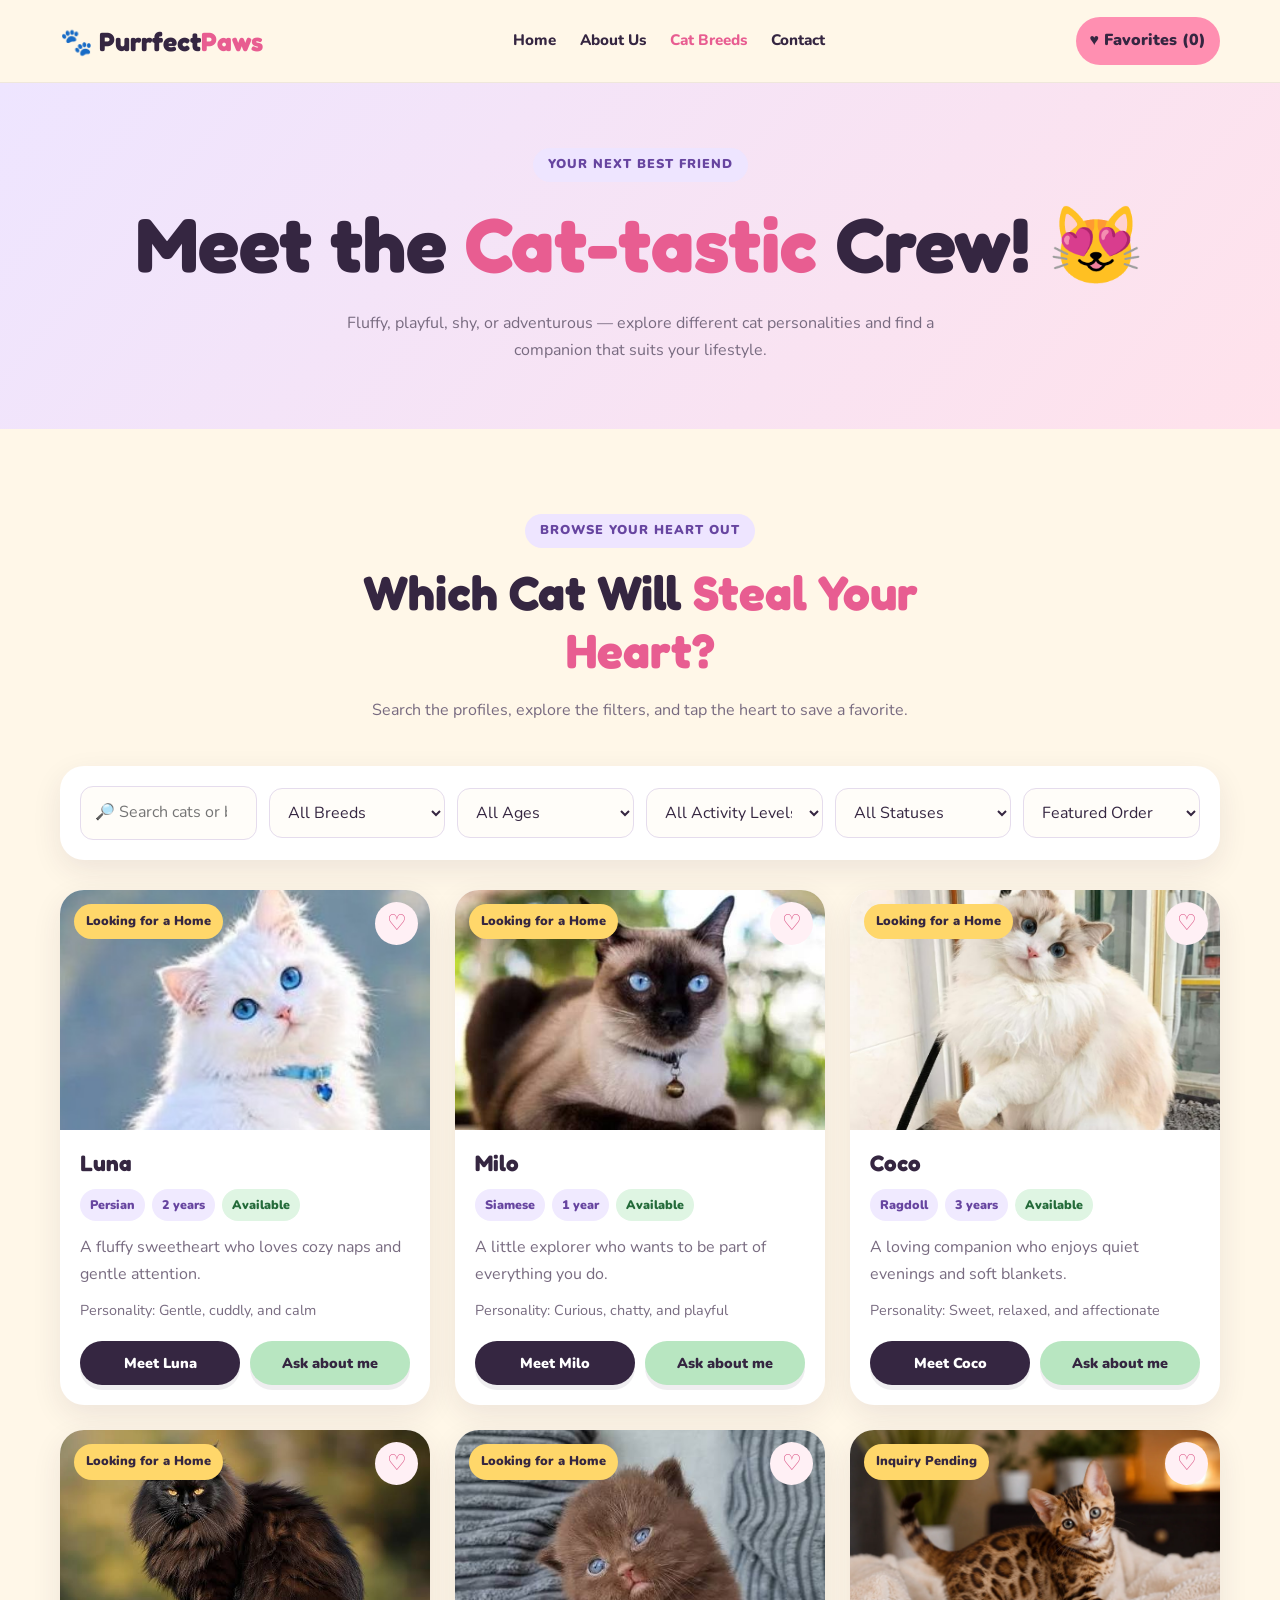
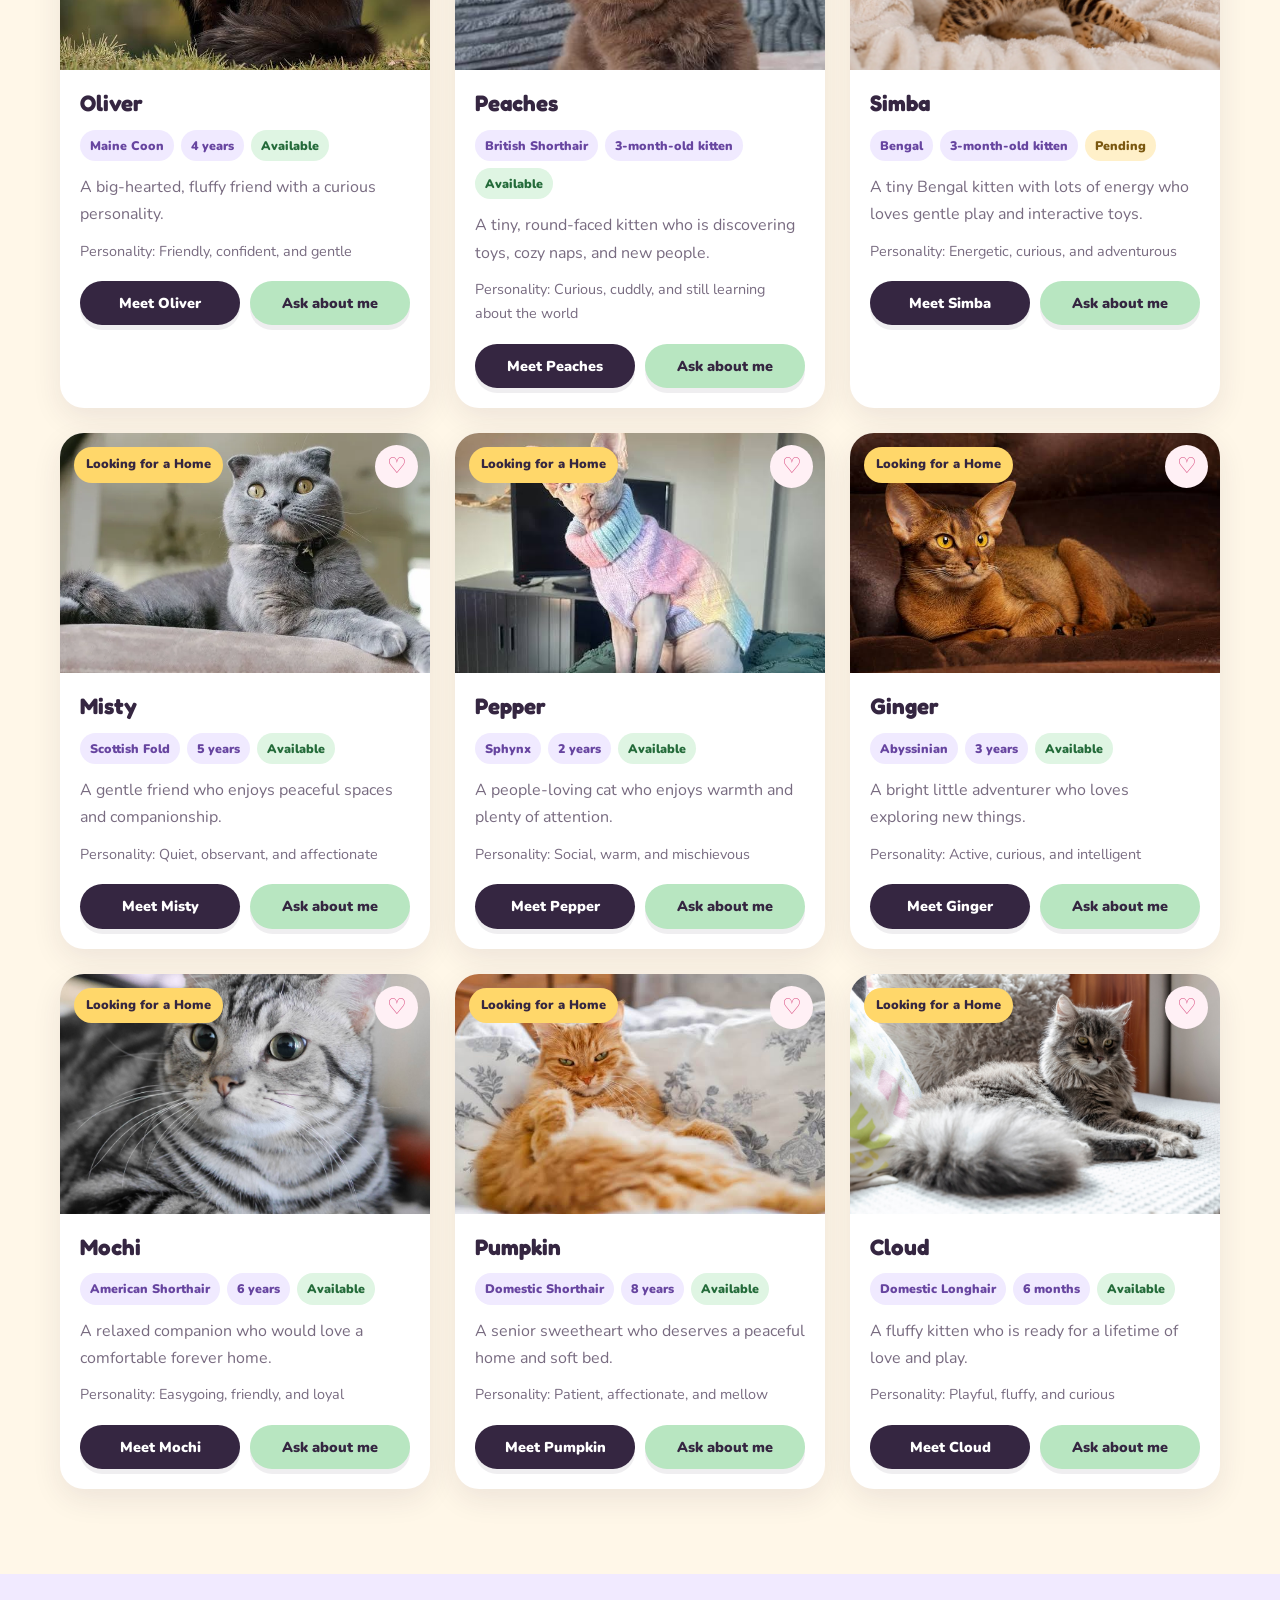
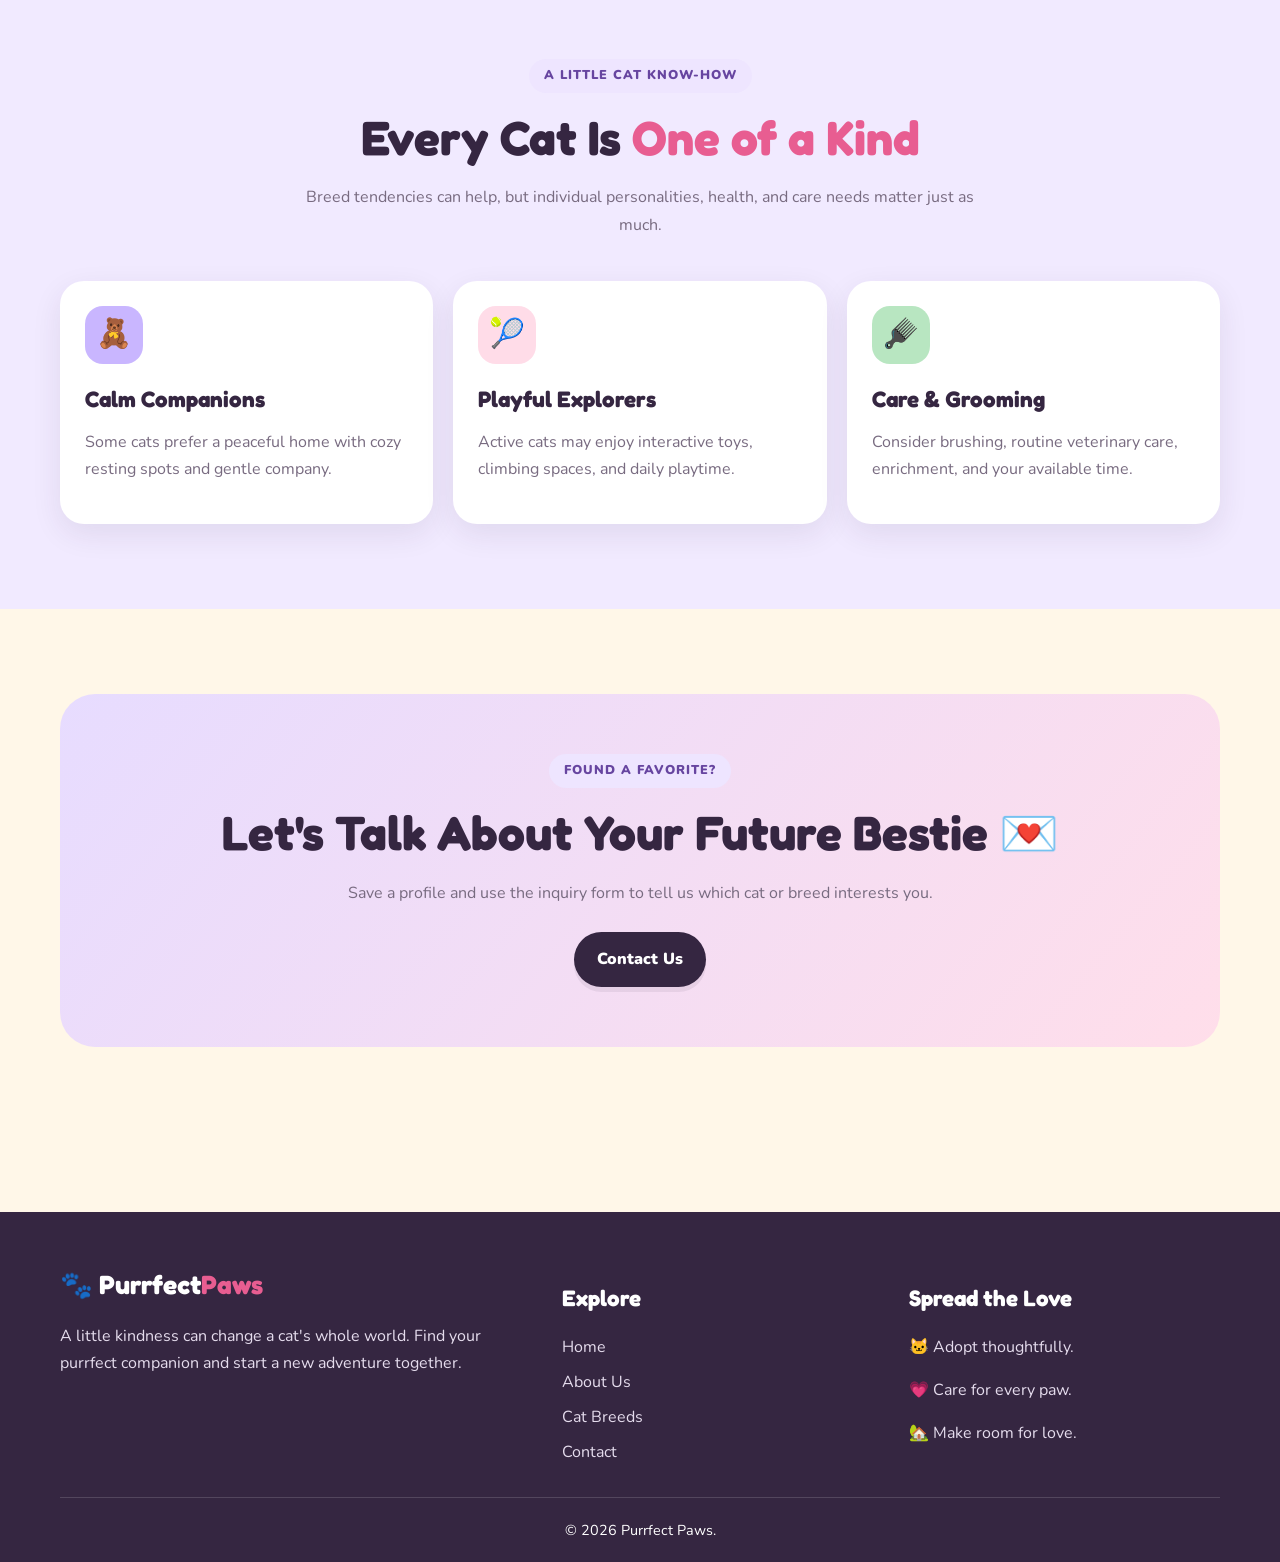
<file: breeds.html>
<!doctype html>
<html lang="en">
  <head>
    <meta charset="UTF-8" />
    <meta name="viewport" content="width=device-width, initial-scale=1.0" />
    <meta
      name="description"
      content="Explore cat breeds and discover sample cat profiles with Purrfect Paws."
    />
    <title>Cat Breeds | Purrfect Paws</title>
    <link rel="preconnect" href="https://fonts.googleapis.com" />
    <link rel="preconnect" href="https://fonts.gstatic.com" crossorigin />
    <link
      href="https://fonts.googleapis.com/css2?family=Fredoka:wght@400;500;600;700&family=Nunito:wght@400;600;700;800;900&display=swap"
      rel="stylesheet"
    />
    <link rel="stylesheet" href="css/style.css" />
    <script src="js/script.js" defer></script>
  </head>
  <body>
    <header class="site-header">
      <nav class="navbar container" aria-label="Main navigation">
        <a href="index.html" class="logo">🐾 Purrfect<span>Paws</span></a>
        <div class="nav-links" id="navLinks">
          <a href="index.html" class="">Home</a>
          <a href="about.html" class="">About Us</a>
          <a href="breeds.html" class="active">Cat Breeds</a>
          <a href="contact.html" class="">Contact</a>
        </div>
        <div class="nav-actions">
          <button class="favorites-link" type="button" data-open-favorites>
            ♥ Favorites (<span data-favorite-count>0</span>)
          </button>
          <button
            class="menu-toggle"
            id="menuToggle"
            aria-label="Toggle navigation"
            aria-expanded="false"
            aria-controls="navLinks"
          >
            ☰
          </button>
        </div>
      </nav>
    </header>
    <main>
      <section class="page-banner">
        <div class="container">
          <span class="eyebrow">YOUR NEXT BEST FRIEND</span>
          <h1>Meet the <span class="highlight">Cat-tastic</span> Crew! 😻</h1>
          <p>
            Fluffy, playful, shy, or adventurous — explore different cat
            personalities and find a companion that suits your lifestyle.
          </p>
        </div>
      </section>
      <section class="section container">
        <div class="section-heading">
          <span class="eyebrow">BROWSE YOUR HEART OUT</span>
          <h2>
            Which Cat Will <span class="highlight">Steal Your Heart?</span>
          </h2>
          <p>
            Search the profiles, explore the filters, and tap the heart to save
            a favorite.
          </p>
        </div>
        <div class="filter-panel">
          <input
            type="search"
            id="catSearch"
            placeholder="🔎 Search cats or breeds..."
            aria-label="Search cats by name or breed"
          />
          <select id="breedFilter" aria-label="Filter by breed">
            <option value="all">All Breeds</option>
            <option>Persian</option>
            <option>Siamese</option>
            <option>Maine Coon</option>
            <option>British Shorthair</option>
            <option>Ragdoll</option>
            <option>Bengal</option>
            <option>Scottish Fold</option>
            <option>Sphynx</option>
            <option>Abyssinian</option>
            <option>American Shorthair</option>
            <option>Domestic Shorthair</option>
            <option>Domestic Longhair</option>
          </select>
          <select id="ageFilter" aria-label="Filter by age">
            <option value="all">All Ages</option>
            <option value="kitten">Kittens (under 1 year)</option>
            <option value="young">Young (1–2 years)</option>
            <option value="adult">Adult (3–7 years)</option>
            <option value="senior">Senior (8+ years)</option>
          </select>
          <select id="activityFilter" aria-label="Filter by activity">
            <option value="all">All Activity Levels</option>
            <option value="Low">Low Activity</option>
            <option value="Medium">Medium Activity</option>
            <option value="High">High Activity</option>
          </select>
          <select id="statusFilter" aria-label="Filter by status">
            <option value="all">All Statuses</option>
            <option value="Available">Available in Demo</option>
            <option value="Pending">Inquiry Pending</option>
          </select>
          <select id="sortFilter" aria-label="Sort cats">
            <option value="featured">Featured Order</option>
            <option value="name">Name: A–Z</option>
            <option value="age">Youngest First</option>
            <option value="recent">Reverse Order</option>
          </select>
        </div>
        <div class="cat-grid" id="catGrid"></div>

      </section>
      <section class="section" style="background: #f1eaff">
        <div class="container">
          <div class="section-heading">
            <span class="eyebrow">A LITTLE CAT KNOW-HOW</span>
            <h2>Every Cat Is <span class="highlight">One of a Kind</span></h2>
            <p>
              Breed tendencies can help, but individual personalities, health,
              and care needs matter just as much.
            </p>
          </div>
          <div class="feature-grid">
            <article class="feature-card">
              <div class="feature-icon">🧸</div>
              <h3>Calm Companions</h3>
              <p>
                Some cats prefer a peaceful home with cozy resting spots and
                gentle company.
              </p>
            </article>
            <article class="feature-card">
              <div class="feature-icon">🎾</div>
              <h3>Playful Explorers</h3>
              <p>
                Active cats may enjoy interactive toys, climbing spaces, and
                daily playtime.
              </p>
            </article>
            <article class="feature-card">
              <div class="feature-icon">🪮</div>
              <h3>Care & Grooming</h3>
              <p>
                Consider brushing, routine veterinary care, enrichment, and your
                available time.
              </p>
            </article>
          </div>
        </div>
      </section>
      <section class="section container">
        <div class="cta">
          <span class="eyebrow">FOUND A FAVORITE?</span>
          <h2>Let's Talk About Your Future Bestie 💌</h2>
          <p>
            Save a profile and use the inquiry form to tell us which cat or
            breed interests you.
          </p>
          <a href="contact.html" class="btn btn-primary">Contact Us</a>
        </div>
      </section>
    </main>
    <footer class="site-footer">
      <div class="container">
        <div class="footer-grid">
          <div>
            <a href="index.html" class="logo" style="color: white"
              >🐾 Purrfect<span>Paws</span></a
            >
            <p>
              A little kindness can change a cat's whole world. Find your
              purrfect companion and start a new adventure together.
            </p>
          </div>
          <div>
            <h3>Explore</h3>
            <div class="footer-links">
              <a href="index.html">Home</a><a href="about.html">About Us</a
              ><a href="breeds.html">Cat Breeds</a
              ><a href="contact.html">Contact</a>
            </div>
          </div>
          <div>
            <h3>Spread the Love</h3>
            <p>🐱 Adopt thoughtfully.</p>
            <p>💗 Care for every paw.</p>
            <p>🏡 Make room for love.</p>
          </div>
        </div>
        <div class="footer-bottom">© 2026 Purrfect Paws.</div>
      </div>
    </footer>
    <div class="drawer-backdrop" id="drawerBackdrop"></div>
    <aside
      class="favorites-drawer"
      id="favoritesDrawer"
      aria-label="Saved favorite cats"
      aria-hidden="true"
    >
      <div class="drawer-header">
        <div>
          <h2>Your Favorites ♥</h2>
          <p>Your future furry friends.</p>
        </div>
        <button
          class="drawer-close"
          id="closeFavorites"
          aria-label="Close favorites"
        >
          ×
        </button>
      </div>
      <div id="favoritesList"></div>
    </aside>
    <div
      id="catModal"
      class="drawer-backdrop"
      style="z-index: 210; overflow-y: auto; padding: 25px"
      hidden
    >
      <section
        style="
          background: #fff7e8;
          border-radius: 25px;
          padding: 25px;
          width: min(560px, 100%);
          margin: 30px auto;
        "
        role="dialog"
        aria-modal="true"
        aria-labelledby="catModalTitle"
      >
        <div class="drawer-header">
          <h2 id="catModalTitle">Meet a Cat</h2>
          <button
            class="drawer-close"
            id="closeCatModal"
            aria-label="Close cat details"
          >
            ×
          </button>
        </div>
        <div id="catModalContent"></div>
      </section>
    </div>

    <!-- Cat photographs: update these HTML image paths when replacing photos. -->
    <template id="catPhotoPaths">
      <img data-cat-id="cloud" src="images/cloud.jpg" alt="Cloud the cat" />
      <img data-cat-id="coco" src="images/coco.jpg" alt="Coco the cat" />
      <img data-cat-id="ginger" src="images/ginger.jpeg" alt="Ginger the cat" />
      <img data-cat-id="luna" src="images/luna.jpeg" alt="Luna the cat" />
      <img data-cat-id="misty" src="images/misty.jpg" alt="Misty the cat" />
      <img data-cat-id="oliver" src="images/oliver.jpeg" alt="Oliver the cat" />
      <img data-cat-id="mochi" src="images/mochi.jpeg" alt="Mochi the cat" />
      <img
        data-cat-id="peaches"
        src="images/peaches.jpeg"
        alt="Peaches the cat"
      />
      <img data-cat-id="pepper" src="images/pepper.jpeg" alt="Pepper the cat" />
      <img
        data-cat-id="pumpkin"
        src="images/pumpkin.jpeg"
        alt="Pumpkin the cat"
      />
      <img data-cat-id="simba" src="images/simba.jpg" alt="Simba the cat" />
      <img data-cat-id="milo" src="images/milo.jpeg" alt="Milo the cat" />
    </template>
  </body>
</html>
</file>
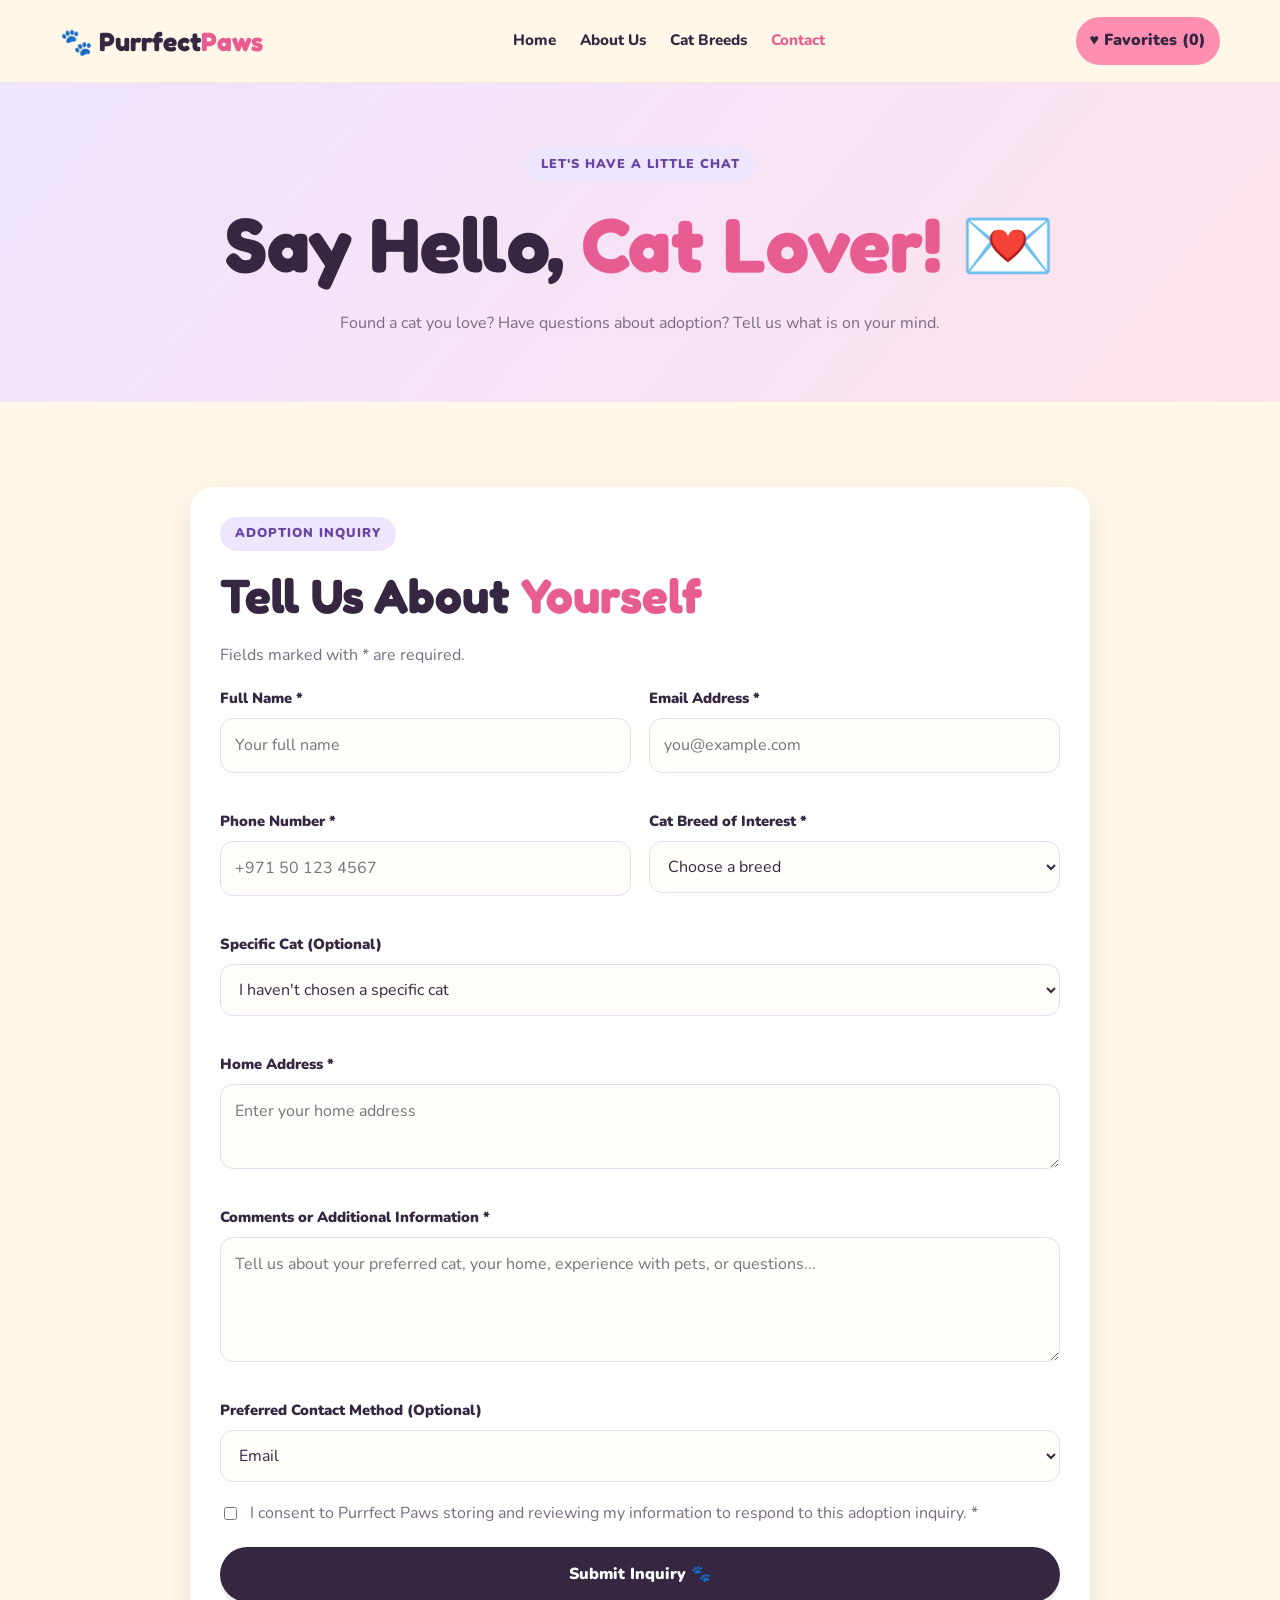
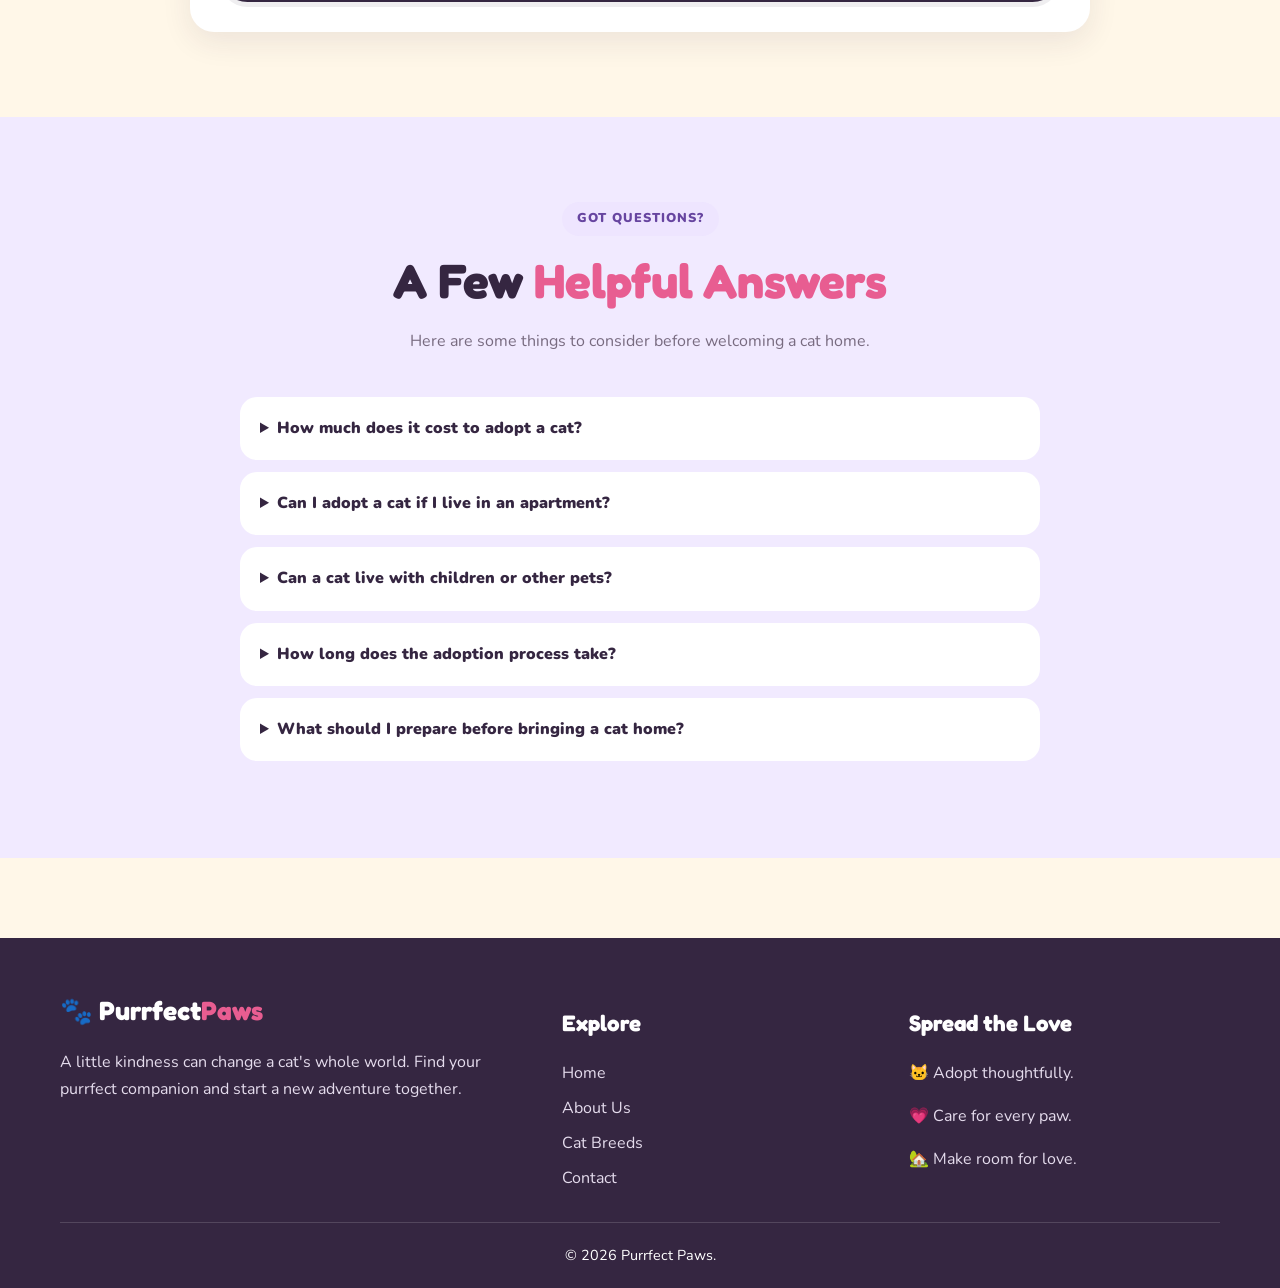
<file: contact.html>
<!doctype html>
<html lang="en">
  <head>
    <meta charset="UTF-8" />
    <meta name="viewport" content="width=device-width, initial-scale=1.0" />
    <meta
      name="description"
      content="Contact Purrfect Paws and ask about a cat adoption."
    />
    <title>Contact Us | Purrfect Paws</title>
    <link rel="preconnect" href="https://fonts.googleapis.com" />
    <link rel="preconnect" href="https://fonts.gstatic.com" crossorigin />
    <link
      href="https://fonts.googleapis.com/css2?family=Fredoka:wght@400;500;600;700&family=Nunito:wght@400;600;700;800;900&display=swap"
      rel="stylesheet"
    />
    <link rel="stylesheet" href="css/style.css" />
    <script src="js/supabase-config.js" defer></script>
    <script src="js/script.js" defer></script>
  </head>
  <body>
    <header class="site-header">
      <nav class="navbar container" aria-label="Main navigation">
        <a href="index.html" class="logo">🐾 Purrfect<span>Paws</span></a>
        <div class="nav-links" id="navLinks">
          <a href="index.html" class="">Home</a>
          <a href="about.html" class="">About Us</a>
          <a href="breeds.html" class="">Cat Breeds</a>
          <a href="contact.html" class="active">Contact</a>
        </div>
        <div class="nav-actions">
          <button class="favorites-link" type="button" data-open-favorites>
            ♥ Favorites (<span data-favorite-count>0</span>)
          </button>
          <button
            class="menu-toggle"
            id="menuToggle"
            aria-label="Toggle navigation"
            aria-expanded="false"
            aria-controls="navLinks"
          >
            ☰
          </button>
        </div>
      </nav>
    </header>
    <main>
      <section class="page-banner">
        <div class="container">
          <span class="eyebrow">LET'S HAVE A LITTLE CHAT</span>
          <h1>Say Hello, <span class="highlight">Cat Lover!</span> 💌</h1>
          <p>
            Found a cat you love? Have questions about adoption? Tell us what is
            on your mind.
          </p>
        </div>
      </section>
      <section class="section container">
        <div class="contact-grid">
          <section class="contact-form">
            <span class="eyebrow">ADOPTION INQUIRY</span>
            <h2>Tell Us About <span class="highlight">Yourself</span></h2>
            <p>Fields marked with * are required.</p>
            <form id="contactForm">
              <div class="form-grid">
                <div class="form-field">
                  <label for="fullName">Full Name *</label
                  ><input
                    type="text"
                    id="fullName"
                    name="fullName"
                    placeholder="Your full name"
                    autocomplete="name"
                    required
                    maxlength="100"
                  />
                </div>
                <div class="form-field">
                  <label for="email">Email Address *</label
                  ><input
                    type="email"
                    id="email"
                    name="email"
                    placeholder="you@example.com"
                    autocomplete="email"
                    required
                    maxlength="254"
                  />
                </div>
                <div class="form-field">
                  <label for="phone">Phone Number *</label
                  ><input
                    type="tel"
                    id="phone"
                    name="phone"
                    placeholder="+971 50 123 4567"
                    autocomplete="tel"
                    required
                    maxlength="25"
                    pattern="[0-9+() .-]{7,25}"
                    title="Enter a phone number using digits and common phone symbols."
                  />
                </div>
                <div class="form-field">
                  <label for="catInterest">Cat Breed of Interest *</label
                  ><select id="catInterest" name="catInterest" required>
                    <option value="">Choose a breed</option>
                    <option value="Any Breed">Any Breed</option>
                    <option>Persian</option>
                    <option>Siamese</option>
                    <option>Maine Coon</option>
                    <option>British Shorthair</option>
                    <option>Ragdoll</option>
                    <option>Bengal</option>
                    <option>Scottish Fold</option>
                    <option>Sphynx</option>
                    <option>Abyssinian</option>
                    <option>American Shorthair</option>
                    <option>Domestic Shorthair</option>
                    <option>Domestic Longhair</option>
                    <option value="Mixed Breed">Mixed Breed</option>
                  </select>
                </div>
                <div class="form-field full">
                  <label for="specificCat">Specific Cat (Optional)</label
                  ><select id="specificCat" name="specificCat">
                    <option value="">I haven't chosen a specific cat</option>
                    <option value="luna">Luna</option>
                    <option value="milo">Milo</option>
                    <option value="coco">Coco</option>
                    <option value="oliver">Oliver</option>
                    <option value="peaches">Peaches</option>
                    <option value="simba">Simba</option>
                    <option value="misty">Misty</option>
                    <option value="pepper">Pepper</option>
                    <option value="ginger">Ginger</option>
                    <option value="mochi">Mochi</option>
                    <option value="pumpkin">Pumpkin</option>
                    <option value="cloud">Cloud</option>
                  </select>
                </div>
                <div class="form-field full">
                  <label for="address">Home Address *</label
                  ><textarea
                    id="address"
                    name="address"
                    placeholder="Enter your home address"
                    autocomplete="street-address"
                    required
                    maxlength="300"
                    style="min-height: 85px"
                  ></textarea>
                </div>
                <div class="form-field full">
                  <label for="comments"
                    >Comments or Additional Information *</label
                  ><textarea
                    id="comments"
                    name="comments"
                    placeholder="Tell us about your preferred cat, your home, experience with pets, or questions..."
                    required
                    maxlength="2000"
                  ></textarea>
                </div>
                <div class="form-field full">
                  <label for="contactMethod"
                    >Preferred Contact Method (Optional)</label
                  ><select id="contactMethod" name="contactMethod">
                    <option value="Email">Email</option>
                    <option value="Phone">Phone</option>
                    <option value="Either">Either</option>
                  </select>
                </div>
              </div>
              <label class="checkbox-row" for="privacyConsent"
                ><input
                  type="checkbox"
                  id="privacyConsent"
                  name="privacyConsent"
                  required
                /><span
                  >I consent to Purrfect Paws storing and reviewing my
                  information to respond to this adoption inquiry. *</span
                ></label
              >
              <div
                class="form-field"
                style="position: absolute; left: -10000px"
                aria-hidden="true"
              >
                <label for="website">Leave this field blank</label
                ><input
                  id="website"
                  name="website"
                  type="text"
                  tabindex="-1"
                  autocomplete="off"
                />
              </div>
              <button type="submit" class="btn btn-primary" style="width: 100%">
                Submit Inquiry 🐾
              </button>
              <div
                class="form-message"
                id="formMessage"
                aria-live="polite"
              ></div>

            </form>
          </section>
        </div>
      </section>
      <section class="section" style="background: #f1eaff">
        <div class="container">
          <div class="section-heading">
            <span class="eyebrow">GOT QUESTIONS?</span>
            <h2>A Few <span class="highlight">Helpful Answers</span></h2>
            <p>Here are some things to consider before welcoming a cat home.</p>
          </div>
          <div style="max-width: 800px; margin: auto">
            <details class="faq-item">
              <summary>How much does it cost to adopt a cat?</summary>
              <p>
                Fees vary by organization and location. Ask the shelter what is
                included, such as veterinary care, vaccinations, or
                microchipping.
              </p>
            </details>
            <details class="faq-item">
              <summary>Can I adopt a cat if I live in an apartment?</summary>
              <p>
                Many cats can live happily in apartments if their needs are met.
                Consider enrichment, safe windows, scratching surfaces, and
                housing rules.
              </p>
            </details>
            <details class="faq-item">
              <summary>Can a cat live with children or other pets?</summary>
              <p>
                It depends on the individual cat and household. Ask about known
                behavior, introduce pets gradually, and supervise interactions
                with children.
              </p>
            </details>
            <details class="faq-item">
              <summary>How long does the adoption process take?</summary>
              <p>
                Every organization has its own process. It may include an
                application, conversation, meeting, and home or lifestyle checks
                where appropriate.
              </p>
            </details>
            <details class="faq-item">
              <summary>
                What should I prepare before bringing a cat home?
              </summary>
              <p>
                Prepare food, water bowls, a litter tray, scratching post,
                hiding places, toys, a secure carrier, and a plan for veterinary
                care.
              </p>
            </details>
          </div>
        </div>
      </section>
    </main>
    <footer class="site-footer">
      <div class="container">
        <div class="footer-grid">
          <div>
            <a href="index.html" class="logo" style="color: white"
              >🐾 Purrfect<span>Paws</span></a
            >
            <p>
              A little kindness can change a cat's whole world. Find your
              purrfect companion and start a new adventure together.
            </p>
          </div>
          <div>
            <h3>Explore</h3>
            <div class="footer-links">
              <a href="index.html">Home</a><a href="about.html">About Us</a
              ><a href="breeds.html">Cat Breeds</a
              ><a href="contact.html">Contact</a>
            </div>
          </div>
          <div>
            <h3>Spread the Love</h3>
            <p>🐱 Adopt thoughtfully.</p>
            <p>💗 Care for every paw.</p>
            <p>🏡 Make room for love.</p>
          </div>
        </div>
        <div class="footer-bottom">© 2026 Purrfect Paws.</div>
      </div>
    </footer>
    <div class="drawer-backdrop" id="drawerBackdrop"></div>
    <aside
      class="favorites-drawer"
      id="favoritesDrawer"
      aria-label="Saved favorite cats"
      aria-hidden="true"
    >
      <div class="drawer-header">
        <div>
          <h2>Your Favorites ♥</h2>
          <p>Your future furry friends.</p>
        </div>
        <button
          class="drawer-close"
          id="closeFavorites"
          aria-label="Close favorites"
        >
          ×
        </button>
      </div>
      <div id="favoritesList"></div>
    </aside>
    <div
      id="catModal"
      class="drawer-backdrop"
      style="z-index: 210; overflow-y: auto; padding: 25px"
      hidden
    >
      <section
        style="
          background: #fff7e8;
          border-radius: 25px;
          padding: 25px;
          width: min(560px, 100%);
          margin: 30px auto;
        "
        role="dialog"
        aria-modal="true"
        aria-labelledby="catModalTitle"
      >
        <div class="drawer-header">
          <h2 id="catModalTitle">Meet a Cat</h2>
          <button
            class="drawer-close"
            id="closeCatModal"
            aria-label="Close cat details"
          >
            ×
          </button>
        </div>
        <div id="catModalContent"></div>
      </section>
    </div>

    <!-- Cat photographs: update these HTML image paths when replacing photos. -->
    <template id="catPhotoPaths">
      <img data-cat-id="cloud" src="images/cloud.jpg" alt="Cloud the cat" />
      <img data-cat-id="coco" src="images/coco.jpg" alt="Coco the cat" />
      <img data-cat-id="ginger" src="images/ginger.jpeg" alt="Ginger the cat" />
      <img data-cat-id="luna" src="images/luna.jpeg" alt="Luna the cat" />
      <img data-cat-id="misty" src="images/misty.jpg" alt="Misty the cat" />
      <img data-cat-id="oliver" src="images/oliver.jpeg" alt="Oliver the cat" />
      <img data-cat-id="mochi" src="images/mochi.jpeg" alt="Mochi the cat" />
      <img
        data-cat-id="peaches"
        src="images/peaches.jpeg"
        alt="Peaches the cat"
      />
      <img data-cat-id="pepper" src="images/pepper.jpeg" alt="Pepper the cat" />
      <img
        data-cat-id="pumpkin"
        src="images/pumpkin.jpeg"
        alt="Pumpkin the cat"
      />
      <img data-cat-id="simba" src="images/simba.jpg" alt="Simba the cat" />
      <img data-cat-id="milo" src="images/milo.jpeg" alt="Milo the cat" />
    </template>
  </body>
</html>
</file>
<file: css/style.css>
/* PURRFECT PAWS — shared styling */
:root {
  --lavender: #c9b6ff;
  --pink: #ff8fb1;
  --cream: #fff7e8;
  --mint: #b8e6c1;
  --yellow: #ffd76a;
  --plum: #352641;
  --white: #fff;
  --muted: #786b80;
  --shadow: 0 10px 30px rgba(53, 38, 65, 0.09);
  --radius: 24px;
}
* {
  box-sizing: border-box;
}
html {
  scroll-behavior: smooth;
  scroll-padding-top: 100px;
}
body {
  margin: 0;
  background: var(--cream);
  color: var(--plum);
  font-family: "Nunito", sans-serif;
  line-height: 1.7;
}
h1,
h2,
h3,
h4 {
  font-family: "Fredoka", sans-serif;
  line-height: 1.2;
}
h1 {
  font-size: clamp(2.7rem, 6vw, 5rem);
  margin: 0 0 20px;
}
h2 {
  font-size: clamp(2rem, 4vw, 3rem);
  margin: 0 0 18px;
}
h3 {
  font-size: 1.4rem;
}
p {
  color: var(--muted);
}
a {
  color: inherit;
  text-decoration: none;
}
button,
input,
select,
textarea {
  font: inherit;
}
button {
  cursor: pointer;
}
img {
  display: block;
  max-width: 100%;
}
.container {
  width: min(1160px, 92%);
  margin-inline: auto;
}
.section {
  padding: 85px 0;
}
.section-heading {
  max-width: 680px;
  margin: 0 auto 42px;
  text-align: center;
}
.section-heading p {
  margin-bottom: 0;
}
.eyebrow {
  display: inline-block;
  padding: 6px 15px;
  border-radius: 30px;
  background: #eee5ff;
  color: #6745a0;
  font-weight: 900;
  font-size: 0.8rem;
  letter-spacing: 1px;
  margin-bottom: 16px;
}
.highlight {
  color: #e85d91;
}
.small-text {
  font-size: 0.9rem;
}
.center {
  text-align: center;
}
.site-header {
  position: sticky;
  top: 0;
  z-index: 100;
  background: rgba(255, 247, 232, 0.95);
  backdrop-filter: blur(14px);
  border-bottom: 1px solid rgba(53, 38, 65, 0.08);
}
.navbar {
  min-height: 82px;
  display: flex;
  align-items: center;
  justify-content: space-between;
  gap: 20px;
}
.logo {
  font-family: "Fredoka", sans-serif;
  font-size: 1.65rem;
  font-weight: 700;
  color: var(--plum);
  white-space: nowrap;
}
.logo span {
  color: #e85d91;
}
.nav-links {
  display: flex;
  align-items: center;
  gap: 24px;
}
.nav-links a {
  font-weight: 800;
  font-size: 0.95rem;
  transition: color 0.2s;
}
.nav-links a:hover,
.nav-links a.active {
  color: #e85d91;
}
.nav-actions {
  display: flex;
  align-items: center;
  gap: 10px;
}
.favorites-link {
  border: 0;
  border-radius: 30px;
  padding: 10px 14px;
  background: var(--pink);
  color: var(--plum);
  font-weight: 900;
}
.favorites-link:hover {
  background: var(--yellow);
}
.menu-toggle {
  display: none;
  border: 0;
  background: var(--lavender);
  border-radius: 12px;
  padding: 9px 13px;
  color: var(--plum);
  font-size: 1.3rem;
}
.btn {
  display: inline-flex;
  align-items: center;
  justify-content: center;
  gap: 8px;
  padding: 14px 23px;
  border: 0;
  border-radius: 35px;
  background: var(--pink);
  color: var(--plum);
  font-weight: 900;
  box-shadow: 0 5px 0 rgba(53, 38, 65, 0.08);
  transition:
    transform 0.2s,
    box-shadow 0.2s;
}
.btn:hover {
  transform: translateY(-3px);
  box-shadow: 0 9px 18px rgba(53, 38, 65, 0.12);
}
.btn-primary {
  background: var(--plum);
  color: #fff;
}
.btn-secondary {
  background: var(--mint);
}
.btn-small {
  padding: 10px 15px;
  font-size: 0.9rem;
}
.hero {
  position: relative;
  overflow: hidden;
  padding: 75px 0 90px;
  background:
    radial-gradient(circle at 10% 20%, #f9dce8 0, transparent 30%),
    radial-gradient(circle at 95% 80%, #ded3ff 0, transparent 30%), var(--cream);
}
.hero-grid {
  display: grid;
  grid-template-columns: 1.05fr 0.95fr;
  align-items: center;
  gap: 55px;
}
.hero-copy p {
  max-width: 540px;
  font-size: 1.12rem;
}
.hero-actions {
  display: flex;
  flex-wrap: wrap;
  gap: 13px;
  margin-top: 28px;
}
.hero-image-wrap {
  position: relative;
  padding: 18px;
  border-radius: 44% 56% 57% 43% / 45% 44% 56% 55%;
  background: var(--lavender);
  animation: bob 5s ease-in-out infinite;
}
.hero-image {
  width: 100%;
  height: 440px;
  object-fit: cover;
  border-radius: inherit;
}
.floating-note {
  position: absolute;
  bottom: 15px;
  left: -25px;
  padding: 14px 18px;
  border-radius: 18px;
  background: #fff;
  box-shadow: var(--shadow);
  font-weight: 900;
  transform: rotate(-5deg);
}
.paw-decoration {
  position: absolute;
  right: 8%;
  top: 28px;
  font-size: 2.5rem;
  opacity: 0.45;
  animation: paw-wiggle 3s ease-in-out infinite;
}
.page-banner {
  padding: 65px 0;
  text-align: center;
  background: linear-gradient(130deg, #eee5ff, #ffe2eb);
}
.page-banner p {
  max-width: 650px;
  margin: 0 auto;
}
.cat-grid {
  display: grid;
  grid-template-columns: repeat(3, minmax(0, 1fr));
  gap: 25px;
}
.cat-card {
  position: relative;
  overflow: hidden;
  border-radius: var(--radius);
  background: #fff;
  box-shadow: var(--shadow);
  transition:
    transform 0.25s,
    box-shadow 0.25s;
}
.cat-card:hover {
  transform: translateY(-7px);
  box-shadow: 0 17px 35px rgba(53, 38, 65, 0.13);
}
.cat-image-wrap {
  position: relative;
  overflow: hidden;
  background: #eee5ff;
}
.cat-image {
  width: 100%;
  height: 240px;
  object-fit: cover;
  transition: transform 0.4s;
}
.cat-card:hover .cat-image {
  transform: scale(1.04);
}
.cat-info {
  padding: 20px;
}
.cat-info h3 {
  margin: 0 0 5px;
}
.cat-meta {
  display: flex;
  flex-wrap: wrap;
  gap: 7px;
  margin: 13px 0;
}
.tag {
  display: inline-block;
  padding: 5px 10px;
  border-radius: 20px;
  background: #f0eaff;
  color: #6745a0;
  font-size: 0.78rem;
  font-weight: 900;
}
.tag.available {
  background: #dff5e3;
  color: #246b3a;
}
.tag.pending {
  background: #fff0c9;
  color: #7b5810;
}
.cat-info p {
  margin: 10px 0;
}
.cat-actions {
  display: flex;
  align-items: center;
  flex-wrap: wrap;
  gap: 10px;
  margin-top: 18px;
}
.cat-actions .btn {
  flex: 1;
}
.heart-btn {
  display: inline-grid;
  place-items: center;
  width: 43px;
  height: 43px;
  flex-shrink: 0;
  border: 0;
  border-radius: 50%;
  background: #fff0f5;
  color: #d94d80;
  font-size: 1.35rem;
  transition:
    transform 0.2s,
    background 0.2s;
}
.heart-btn:hover {
  transform: scale(1.12);
}
.heart-btn.saved {
  background: #ff8fb1;
  animation: heart-pop 0.3s;
}
.badge {
  position: absolute;
  top: 14px;
  left: 14px;
  z-index: 1;
  padding: 7px 12px;
  border-radius: 20px;
  background: var(--yellow);
  font-size: 0.8rem;
  font-weight: 900;
}
.cat-favorite-top {
  position: absolute;
  top: 12px;
  right: 12px;
  z-index: 2;
}
.filter-panel {
  display: flex;
  flex-wrap: wrap;
  gap: 12px;
  align-items: center;
  margin-bottom: 30px;
  padding: 20px;
  border-radius: var(--radius);
  background: #fff;
  box-shadow: var(--shadow);
}
.filter-panel input,
.filter-panel select {
  flex: 1 1 150px;
  min-width: 0;
  padding: 12px 14px;
  border: 1px solid #e5dced;
  border-radius: 13px;
  background: #fffdf9;
  color: var(--plum);
}
.filter-panel input:focus,
.filter-panel select:focus {
  outline: 3px solid #ded3ff;
  border-color: #9d80eb;
}
.split-grid {
  display: grid;
  grid-template-columns: 1fr 1fr;
  align-items: center;
  gap: 50px;
}
.rounded-image {
  width: 100%;
  height: 390px;
  object-fit: cover;
  border-radius: 30px;
  box-shadow: var(--shadow);
}
.feature-grid {
  display: grid;
  grid-template-columns: repeat(3, minmax(0, 1fr));
  gap: 20px;
}
.feature-card {
  padding: 25px;
  border-radius: var(--radius);
  background: #fff;
  box-shadow: var(--shadow);
}
.feature-icon {
  display: grid;
  place-items: center;
  width: 58px;
  height: 58px;
  border-radius: 18px;
  background: var(--lavender);
  font-size: 1.8rem;
}
.feature-card:nth-child(2) .feature-icon {
  background: #ffdce8;
}
.feature-card:nth-child(3) .feature-icon {
  background: var(--mint);
}
.feature-card h3 {
  margin-bottom: 8px;
}
.steps {
  display: grid;
  grid-template-columns: repeat(4, minmax(0, 1fr));
  gap: 18px;
}
.step-card {
  padding: 22px;
  border-radius: 22px;
  background: #fff;
  box-shadow: var(--shadow);
}
.step-number {
  display: grid;
  place-items: center;
  width: 45px;
  height: 45px;
  border-radius: 50%;
  background: var(--yellow);
  font-weight: 900;
  font-size: 1.2rem;
}
.cta {
  padding: 60px 25px;
  border-radius: 35px;
  background: linear-gradient(130deg, #e7dcff, #ffdeea);
  text-align: center;
}
.cta p {
  max-width: 600px;
  margin: 0 auto 25px;
}
.contact-grid {
  display: grid;
  grid-template-columns: 1fr;
  max-width: 900px;
  margin: 0 auto;
  gap: 35px;
  align-items: start;
}
.contact-info,
.contact-form {
  padding: 30px;
  border-radius: var(--radius);
  background: #fff;
  box-shadow: var(--shadow);
}
.contact-info {
  background: #eee5ff;
}
.contact-item {
  margin: 24px 0;
}
.contact-item strong {
  display: block;
}
.contact-form .form-grid {
  display: grid;
  grid-template-columns: 1fr 1fr;
  gap: 18px;
}
.form-field {
  display: flex;
  flex-direction: column;
  gap: 7px;
  margin-bottom: 18px;
}
.form-field.full {
  grid-column: 1/-1;
}
.form-field label {
  font-weight: 900;
  font-size: 0.92rem;
}
.form-field input,
.form-field select,
.form-field textarea {
  width: 100%;
  padding: 13px 14px;
  border: 1px solid #e5dced;
  border-radius: 13px;
  background: #fffdf9;
  color: var(--plum);
}
.form-field textarea {
  min-height: 125px;
  resize: vertical;
}
.form-field input:focus,
.form-field select:focus,
.form-field textarea:focus {
  outline: 3px solid #ded3ff;
  border-color: #9d80eb;
}
.checkbox-row {
  display: flex;
  align-items: flex-start;
  gap: 10px;
  margin-bottom: 20px;
  color: var(--muted);
}
.checkbox-row input {
  margin-top: 7px;
}
.form-message {
  display: none;
  padding: 15px;
  margin: 20px 0;
  border-radius: 14px;
  background: #dff5e3;
  color: #246b3a;
  font-weight: 800;
}
.form-message.show {
  display: block;
}
.faq-item {
  margin: 12px 0;
  padding: 18px 20px;
  border-radius: 17px;
  background: #fff;
}
.faq-item summary {
  cursor: pointer;
  font-weight: 900;
}
.drawer-backdrop {
  position: fixed;
  inset: 0;
  z-index: 200;
  background: rgba(35, 22, 43, 0.48);
  opacity: 0;
  visibility: hidden;
  transition: 0.25s;
}
.drawer-backdrop.open {
  opacity: 1;
  visibility: visible;
}
.favorites-drawer {
  position: fixed;
  top: 0;
  right: 0;
  z-index: 201;
  display: flex;
  flex-direction: column;
  width: min(430px, 100%);
  height: 100%;
  padding: 25px;
  background: var(--cream);
  transform: translateX(105%);
  transition: transform 0.3s;
  overflow-y: auto;
}
.favorites-drawer.open {
  transform: translateX(0);
}
.drawer-header {
  display: flex;
  justify-content: space-between;
  align-items: center;
  gap: 15px;
}
.drawer-close {
  width: 40px;
  height: 40px;
  border: 0;
  border-radius: 50%;
  background: var(--pink);
  font-size: 1.3rem;
}
.favorite-item {
  display: grid;
  grid-template-columns: 85px 1fr auto;
  gap: 12px;
  align-items: center;
  margin-top: 16px;
  padding: 12px;
  border-radius: 18px;
  background: #fff;
}
.favorite-item img {
  width: 85px;
  height: 85px;
  object-fit: cover;
  border-radius: 14px;
}
.favorite-item h4 {
  margin: 0 0 5px;
}
.favorite-item p {
  margin: 0;
  font-size: 0.85rem;
}
.remove-favorite {
  border: 0;
  background: transparent;
  color: #d94d80;
  font-size: 1.3rem;
}
.site-footer {
  margin-top: 80px;
  padding: 50px 0 20px;
  background: var(--plum);
  color: #fff;
}
.footer-grid {
  display: grid;
  grid-template-columns: 1.5fr 1fr 1fr;
  gap: 35px;
}
.site-footer p,
.site-footer a {
  color: #e5dced;
}
.site-footer a:hover {
  color: var(--pink);
}
.footer-links {
  display: flex;
  flex-direction: column;
  gap: 8px;
}
.footer-bottom {
  margin-top: 30px;
  padding-top: 20px;
  border-top: 1px solid rgba(255, 255, 255, 0.15);
  text-align: center;
  font-size: 0.9rem;
}
.empty-state {
  grid-column: 1/-1;
  padding: 40px 20px;
  text-align: center;
  border-radius: var(--radius);
  background: #fff;
}
.empty-state span {
  font-size: 3rem;
}
@keyframes bob {
  0%,
  100% {
    transform: translateY(0) rotate(-1deg);
  }
  50% {
    transform: translateY(-9px) rotate(1deg);
  }
}
@keyframes paw-wiggle {
  0%,
  100% {
    transform: rotate(-12deg);
  }
  50% {
    transform: rotate(12deg);
  }
}
@keyframes heart-pop {
  50% {
    transform: scale(1.25);
  }
}
@media (prefers-reduced-motion: reduce) {
  *,
  *::before,
  *::after {
    scroll-behavior: auto !important;
    animation-duration: 0.01ms !important;
    animation-iteration-count: 1 !important;
    transition-duration: 0.01ms !important;
  }
}
@media (max-width: 900px) {
  .nav-links {
    gap: 14px;
  }
  .cat-grid {
    grid-template-columns: repeat(2, minmax(0, 1fr));
  }
  .hero-grid {
    gap: 30px;
  }
  .hero-image {
    height: 350px;
  }
  .steps {
    grid-template-columns: repeat(2, minmax(0, 1fr));
  }
  .feature-grid {
    grid-template-columns: repeat(2, minmax(0, 1fr));
  }
}
@media (max-width: 700px) {
  .section {
    padding: 60px 0;
  }
  .navbar {
    min-height: 72px;
    flex-wrap: wrap;
  }
  .logo {
    font-size: 1.4rem;
  }
  .menu-toggle {
    display: inline-block;
  }
  .nav-actions {
    margin-left: auto;
  }
  .nav-links {
    display: none;
    width: 100%;
    padding: 10px 0 20px;
    flex-direction: column;
    align-items: stretch;
    gap: 0;
  }
  .nav-links.open {
    display: flex;
  }
  .nav-links a {
    padding: 11px 4px;
  }
  .hero {
    padding: 50px 0 65px;
  }
  .hero-grid,
  .split-grid,
  .contact-grid {
    grid-template-columns: 1fr;
  }
  .hero-copy {
    text-align: center;
  }
  .hero-copy p {
    margin-inline: auto;
  }
  .hero-actions {
    justify-content: center;
  }
  .hero-image-wrap {
    width: min(100%, 480px);
    margin: 10px auto 0;
  }
  .hero-image {
    height: 330px;
  }
  .floating-note {
    left: -5px;
  }
  .rounded-image {
    height: 300px;
  }
  .footer-grid {
    grid-template-columns: 1fr;
    gap: 22px;
  }
  .contact-form .form-grid {
    grid-template-columns: 1fr;
  }
  .form-field.full {
    grid-column: auto;
  }
}
@media (max-width: 480px) {
  .container {
    width: 91%;
  }
  .cat-grid,
  .feature-grid,
  .steps {
    grid-template-columns: 1fr;
  }
  .cat-image {
    height: 250px;
  }
  .favorites-link {
    padding: 9px 11px;
    font-size: 0.85rem;
  }
  .contact-info,
  .contact-form {
    padding: 21px;
  }
  .filter-panel {
    padding: 14px;
  }
  .cta {
    padding: 40px 18px;
  }
}
</file>
